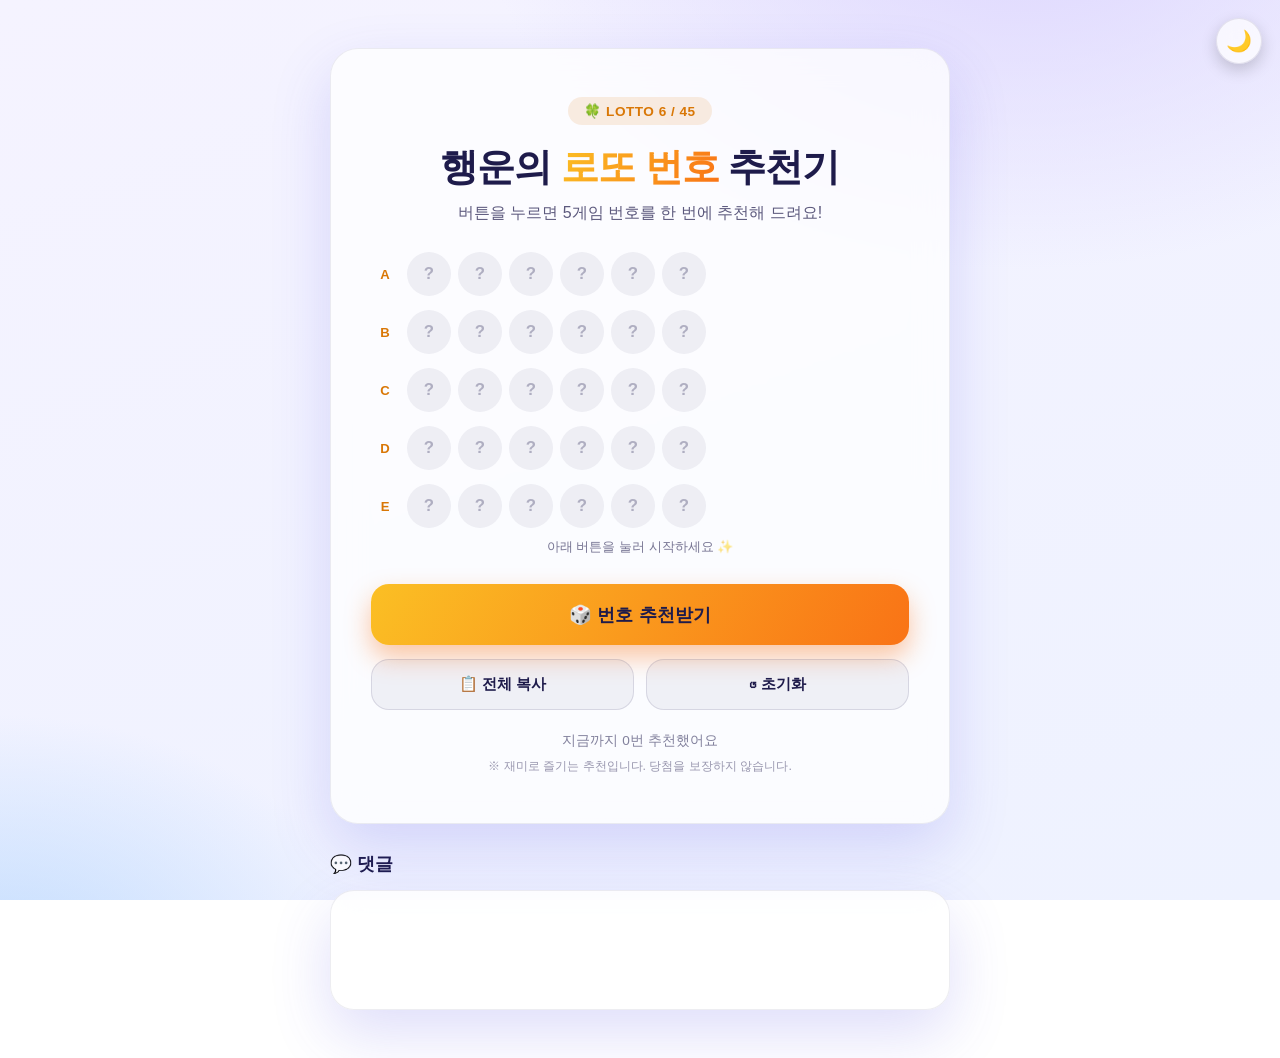
<file: index.html>
<!DOCTYPE html>
<html lang="ko">
<head>
  <meta charset="UTF-8" />
  <meta name="viewport" content="width=device-width, initial-scale=1.0" />
  <title>행운의 로또 번호 추천기 🍀</title>
  <meta name="description" content="버튼 하나로 로또 6/45 행운의 번호를 추천받아 보세요!" />
  <link rel="stylesheet" href="style.css" />

  <!-- Microsoft Clarity 방문자 분석 -->
  <script type="text/javascript">
    (function(c,l,a,r,i,t,y){
        c[a]=c[a]||function(){(c[a].q=c[a].q||[]).push(arguments)};
        t=l.createElement(r);t.async=1;t.src="https://www.clarity.ms/tag/"+i;
        y=l.getElementsByTagName(r)[0];y.parentNode.insertBefore(t,y);
    })(window, document, "clarity", "script", "x47luxh20c");
  </script>

  <script>
    // 테마 깜빡임(FOUC) 방지: 화면이 그려지기 전에 저장된 테마를 먼저 적용
    (function () {
      var saved = localStorage.getItem('theme');
      var theme = saved || ((window.matchMedia &&
        window.matchMedia('(prefers-color-scheme: light)').matches) ? 'light' : 'dark');
      document.documentElement.setAttribute('data-theme', theme);
    })();
  </script>
</head>
<body>
  <button class="theme-toggle" id="themeToggle" aria-label="다크/라이트 모드 전환" title="다크/라이트 모드 전환">🌙</button>

  <main class="card">
    <span class="badge">🍀 LOTTO 6 / 45</span>
    <h1>행운의 <span class="accent">로또 번호</span> 추천기</h1>
    <p class="subtitle">버튼을 누르면 5게임 번호를 한 번에 추천해 드려요!</p>

    <div id="gameList"></div>
    <p class="bonus-label" id="bonusLabel">아래 버튼을 눌러 시작하세요 ✨</p>

    <button class="btn" id="generateBtn">🎲 번호 추천받기</button>
    <div class="actions">
      <button class="btn-ghost" id="copyBtn">📋 전체 복사</button>
      <button class="btn-ghost" id="resetBtn">↺ 초기화</button>
    </div>

    <p class="count" id="count">지금까지 0번 추천했어요</p>
    <p class="footer-note">※ 재미로 즐기는 추천입니다. 당첨을 보장하지 않습니다.</p>
  </main>

  <section class="comments-wrap">
    <h2 class="comments-title">💬 댓글</h2>
    <div id="comments"></div>
  </section>

  <script src="script.js"></script>
</body>
</html>
</file>
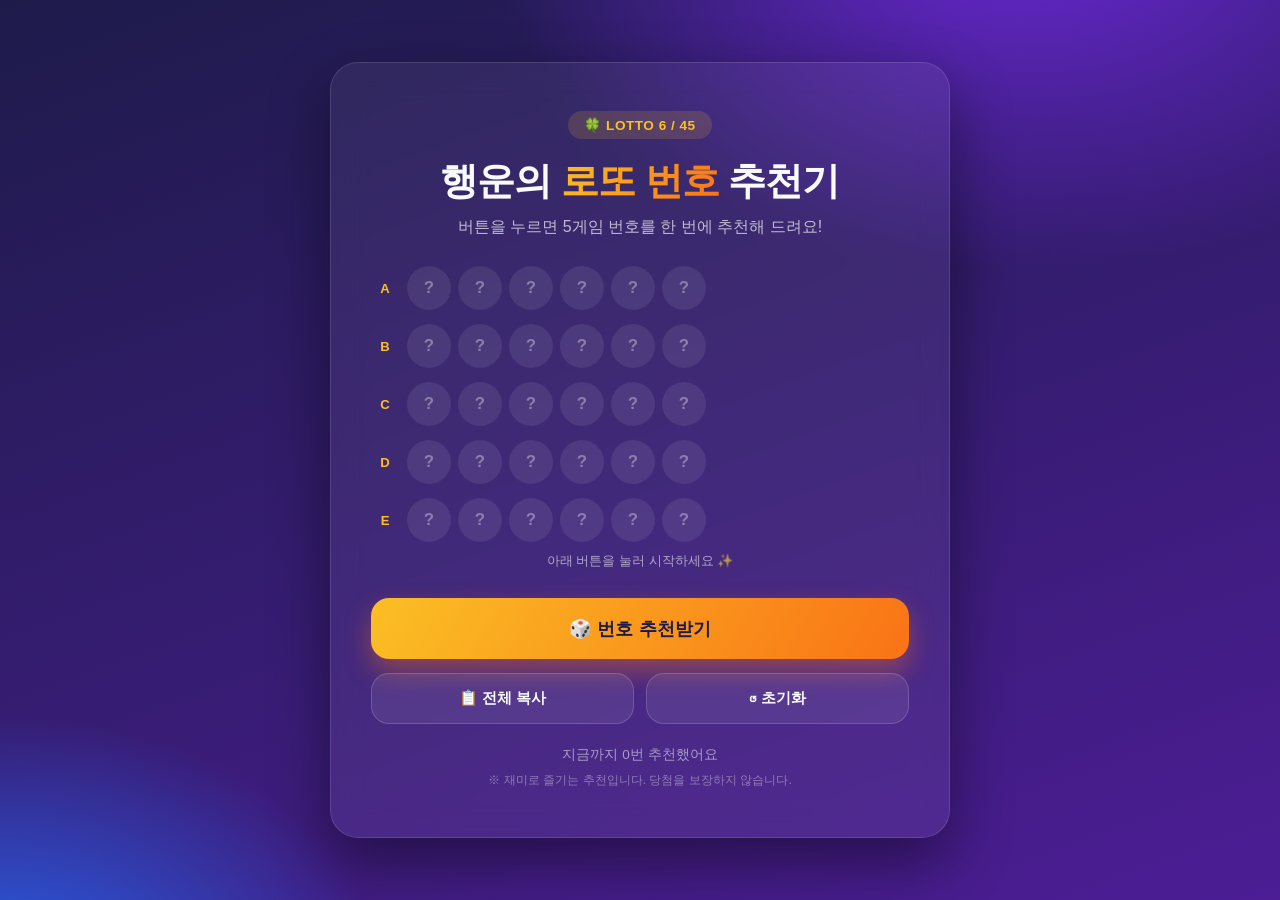
<file: 새 폴더/index.html>
<!DOCTYPE html>
<html lang="ko">
<head>
  <meta charset="UTF-8" />
  <meta name="viewport" content="width=device-width, initial-scale=1.0" />
  <title>행운의 로또 번호 추천기 🍀</title>
  <meta name="description" content="버튼 하나로 로또 6/45 행운의 번호를 추천받아 보세요!" />
  <link rel="stylesheet" href="style.css" />
</head>
<body>
  <main class="card">
    <span class="badge">🍀 LOTTO 6 / 45</span>
    <h1>행운의 <span class="accent">로또 번호</span> 추천기</h1>
    <p class="subtitle">버튼을 누르면 5게임 번호를 한 번에 추천해 드려요!</p>

    <div id="gameList"></div>
    <p class="bonus-label" id="bonusLabel">아래 버튼을 눌러 시작하세요 ✨</p>

    <button class="btn" id="generateBtn">🎲 번호 추천받기</button>
    <div class="actions">
      <button class="btn-ghost" id="copyBtn">📋 전체 복사</button>
      <button class="btn-ghost" id="resetBtn">↺ 초기화</button>
    </div>

    <p class="count" id="count">지금까지 0번 추천했어요</p>
    <p class="footer-note">※ 재미로 즐기는 추천입니다. 당첨을 보장하지 않습니다.</p>
  </main>

  <script src="script.js"></script>
</body>
</html>
</file>
<file: style.css>
:root {
  --radius: 18px;
}

/* ===== 다크 테마 (기본) ===== */
[data-theme="dark"] {
  --bg:
    radial-gradient(900px 600px at 80% -10%, #6d28d9, transparent 60%),
    radial-gradient(700px 500px at 0% 110%, #2563eb, transparent 55%),
    linear-gradient(160deg, #1e1b4b, #4c1d95);
  --accent: #fbbf24;
  --text: #f8fafc;
  --text-muted: rgba(248, 250, 252, 0.7);
  --text-soft: rgba(248, 250, 252, 0.6);
  --text-faint: rgba(248, 250, 252, 0.4);
  --text-count: rgba(248, 250, 252, 0.55);
  --card-bg: rgba(255, 255, 255, 0.06);
  --card-border: rgba(255, 255, 255, 0.12);
  --card-shadow: 0 24px 60px rgba(0, 0, 0, 0.45);
  --badge-bg: rgba(251, 191, 36, 0.15);
  --ghost-bg: rgba(255, 255, 255, 0.08);
  --ghost-bg-hover: rgba(255, 255, 255, 0.16);
  --ghost-border: rgba(255, 255, 255, 0.16);
  --ph-bg: rgba(255, 255, 255, 0.08);
  --ph-text: rgba(255, 255, 255, 0.35);
  --plus-color: rgba(255, 255, 255, 0.45);
  --btn-text: #1e1b4b;
  --toggle-bg: rgba(255, 255, 255, 0.1);
  --toggle-border: rgba(255, 255, 255, 0.18);
}

/* ===== 라이트 테마 ===== */
[data-theme="light"] {
  --bg:
    radial-gradient(900px 600px at 80% -10%, #ddd6fe, transparent 60%),
    radial-gradient(700px 500px at 0% 110%, #bfdbfe, transparent 55%),
    linear-gradient(160deg, #f5f3ff, #eef2ff);
  --accent: #d97706;
  --text: #1e1b4b;
  --text-muted: rgba(30, 27, 75, 0.72);
  --text-soft: rgba(30, 27, 75, 0.6);
  --text-faint: rgba(30, 27, 75, 0.45);
  --text-count: rgba(30, 27, 75, 0.55);
  --card-bg: rgba(255, 255, 255, 0.72);
  --card-border: rgba(30, 27, 75, 0.08);
  --card-shadow: 0 24px 60px rgba(79, 70, 229, 0.18);
  --badge-bg: rgba(217, 119, 6, 0.12);
  --ghost-bg: rgba(30, 27, 75, 0.05);
  --ghost-bg-hover: rgba(30, 27, 75, 0.1);
  --ghost-border: rgba(30, 27, 75, 0.12);
  --ph-bg: rgba(30, 27, 75, 0.06);
  --ph-text: rgba(30, 27, 75, 0.3);
  --plus-color: rgba(30, 27, 75, 0.4);
  --btn-text: #1e1b4b;
  --toggle-bg: rgba(255, 255, 255, 0.7);
  --toggle-border: rgba(30, 27, 75, 0.1);
}

* { margin: 0; padding: 0; box-sizing: border-box; }

body {
  font-family: "Pretendard", "Apple SD Gothic Neo", "Malgun Gothic", -apple-system, sans-serif;
  min-height: 100vh;
  display: flex;
  flex-direction: column;
  align-items: center;
  justify-content: flex-start;
  gap: 28px;
  padding: 48px 24px;
  color: var(--text);
  background: var(--bg);
  background-attachment: fixed;
  overflow-x: hidden;
  transition: background 0.4s ease, color 0.3s ease;
}

/* ===== 테마 전환 버튼 ===== */
.theme-toggle {
  position: fixed;
  top: 18px;
  right: 18px;
  width: 46px;
  height: 46px;
  border-radius: 50%;
  border: 1px solid var(--toggle-border);
  background: var(--toggle-bg);
  backdrop-filter: blur(10px);
  font-size: 1.3rem;
  line-height: 1;
  cursor: pointer;
  display: grid;
  place-items: center;
  color: var(--text);
  box-shadow: 0 6px 16px rgba(0, 0, 0, 0.18);
  transition: transform 0.2s ease, background 0.3s ease, border-color 0.3s ease;
  z-index: 10;
}
.theme-toggle:hover  { transform: rotate(20deg) scale(1.08); }
.theme-toggle:active { transform: scale(0.95); }

.card {
  width: min(620px, 100%);
  background: var(--card-bg);
  border: 1px solid var(--card-border);
  border-radius: 28px;
  padding: 48px 40px;
  backdrop-filter: blur(16px);
  box-shadow: var(--card-shadow);
  text-align: center;
  transition: background 0.4s ease, border-color 0.3s ease, box-shadow 0.4s ease;
}

.badge {
  display: inline-block;
  padding: 6px 16px;
  border-radius: 999px;
  background: var(--badge-bg);
  color: var(--accent);
  font-size: 0.85rem;
  font-weight: 700;
  letter-spacing: 0.5px;
  margin-bottom: 18px;
}

h1 {
  font-size: clamp(1.7rem, 5vw, 2.4rem);
  font-weight: 800;
  letter-spacing: -1px;
  line-height: 1.25;
}
h1 .accent {
  background: linear-gradient(120deg, #fbbf24, #f97316);
  -webkit-background-clip: text;
  background-clip: text;
  color: transparent;
}

.subtitle {
  margin-top: 12px;
  color: var(--text-muted);
  font-size: 1rem;
}

/* 게임 목록 */
#gameList {
  margin: 28px 0 10px;
  display: flex;
  flex-direction: column;
  gap: 14px;
  min-height: 80px;
}

.game-row {
  display: flex;
  align-items: center;
  gap: 8px;
}

.game-label {
  font-size: 0.82rem;
  font-weight: 700;
  color: var(--accent);
  width: 28px;
  flex-shrink: 0;
}

.balls {
  display: flex;
  flex-wrap: wrap;
  align-items: center;
  gap: 7px;
}

.ball {
  width: 44px;
  height: 44px;
  border-radius: 50%;
  display: grid;
  place-items: center;
  font-size: 1.05rem;
  font-weight: 800;
  color: #fff;
  box-shadow: inset -3px -4px 8px rgba(0, 0, 0, 0.22), 0 4px 10px rgba(0, 0, 0, 0.28);
  animation: pop 0.45s cubic-bezier(0.34, 1.56, 0.64, 1) both;
}

.ball.placeholder {
  background: var(--ph-bg);
  color: var(--ph-text);
  box-shadow: none;
  animation: none;
}

.ball.bonus-plus {
  background: none;
  box-shadow: none;
  color: var(--plus-color);
  font-size: 1.2rem;
  width: 16px;
}

/* 로또 색상 규칙 (한국 6/45) */
.c-yellow { background: linear-gradient(145deg, #fbc531, #e1a200); }
.c-blue   { background: linear-gradient(145deg, #3c8dff, #1f5fd1); }
.c-red    { background: linear-gradient(145deg, #ff5e5e, #d11f1f); }
.c-gray   { background: linear-gradient(145deg, #8a93a6, #586073); }
.c-green  { background: linear-gradient(145deg, #4cd17a, #1f9e4d); }

@keyframes pop {
  0%   { transform: scale(0) rotate(-30deg); opacity: 0; }
  100% { transform: scale(1) rotate(0);      opacity: 1; }
}

.bonus-label {
  font-size: 0.82rem;
  color: var(--text-soft);
  margin-bottom: 28px;
}
.bonus-label b { color: var(--accent); }

.btn {
  width: 100%;
  padding: 18px;
  border: none;
  border-radius: var(--radius);
  font-size: 1.15rem;
  font-weight: 800;
  color: var(--btn-text);
  cursor: pointer;
  background: linear-gradient(120deg, #fbbf24, #f97316);
  box-shadow: 0 12px 26px rgba(249, 115, 22, 0.4);
  transition: transform 0.15s, box-shadow 0.15s, filter 0.15s;
}
.btn:hover   { transform: translateY(-2px); box-shadow: 0 16px 32px rgba(249, 115, 22, 0.5); }
.btn:active  { transform: translateY(1px) scale(0.99); }
.btn:disabled { filter: grayscale(0.4) brightness(0.9); cursor: wait; }

.actions {
  display: flex;
  gap: 12px;
  margin-top: 14px;
}

.btn-ghost {
  flex: 1;
  padding: 14px;
  border-radius: var(--radius);
  background: var(--ghost-bg);
  border: 1px solid var(--ghost-border);
  color: var(--text);
  font-size: 0.95rem;
  font-weight: 600;
  cursor: pointer;
  transition: background 0.15s;
}
.btn-ghost:hover { background: var(--ghost-bg-hover); }

.count {
  margin-top: 22px;
  font-size: 0.85rem;
  color: var(--text-count);
}

.footer-note {
  margin-top: 8px;
  font-size: 0.78rem;
  color: var(--text-faint);
}

/* ===== 댓글 (giscus) ===== */
.comments-wrap {
  width: min(620px, 100%);
}

.comments-title {
  font-size: 1.1rem;
  font-weight: 800;
  color: var(--text);
  margin-bottom: 14px;
}

#comments {
  background: var(--card-bg);
  border: 1px solid var(--card-border);
  border-radius: 24px;
  padding: 20px 22px;
  backdrop-filter: blur(16px);
  box-shadow: var(--card-shadow);
  min-height: 120px;
  transition: background 0.4s ease, border-color 0.3s ease, box-shadow 0.4s ease;
}

/* giscus iframe이 영역 폭에 꽉 차도록 */
#comments .giscus,
#comments .giscus-frame {
  width: 100%;
}
</file>
<file: 새 폴더/style.css>
:root {
  --bg1: #1e1b4b;
  --bg2: #4c1d95;
  --accent: #fbbf24;
  --text: #f8fafc;
  --radius: 18px;
}

* { margin: 0; padding: 0; box-sizing: border-box; }

body {
  font-family: "Pretendard", "Apple SD Gothic Neo", "Malgun Gothic", -apple-system, sans-serif;
  min-height: 100vh;
  display: flex;
  align-items: center;
  justify-content: center;
  padding: 24px;
  color: var(--text);
  background:
    radial-gradient(900px 600px at 80% -10%, #6d28d9, transparent 60%),
    radial-gradient(700px 500px at 0% 110%, #2563eb, transparent 55%),
    linear-gradient(160deg, var(--bg1), var(--bg2));
  overflow-x: hidden;
}

.card {
  width: min(620px, 100%);
  background: rgba(255, 255, 255, 0.06);
  border: 1px solid rgba(255, 255, 255, 0.12);
  border-radius: 28px;
  padding: 48px 40px;
  backdrop-filter: blur(16px);
  box-shadow: 0 24px 60px rgba(0, 0, 0, 0.45);
  text-align: center;
}

.badge {
  display: inline-block;
  padding: 6px 16px;
  border-radius: 999px;
  background: rgba(251, 191, 36, 0.15);
  color: var(--accent);
  font-size: 0.85rem;
  font-weight: 700;
  letter-spacing: 0.5px;
  margin-bottom: 18px;
}

h1 {
  font-size: clamp(1.7rem, 5vw, 2.4rem);
  font-weight: 800;
  letter-spacing: -1px;
  line-height: 1.25;
}
h1 .accent {
  background: linear-gradient(120deg, #fbbf24, #f97316);
  -webkit-background-clip: text;
  background-clip: text;
  color: transparent;
}

.subtitle {
  margin-top: 12px;
  color: rgba(248, 250, 252, 0.7);
  font-size: 1rem;
}

/* 게임 목록 */
#gameList {
  margin: 28px 0 10px;
  display: flex;
  flex-direction: column;
  gap: 14px;
  min-height: 80px;
}

.game-row {
  display: flex;
  align-items: center;
  gap: 8px;
}

.game-label {
  font-size: 0.82rem;
  font-weight: 700;
  color: var(--accent);
  width: 28px;
  flex-shrink: 0;
}

.balls {
  display: flex;
  flex-wrap: wrap;
  align-items: center;
  gap: 7px;
}

.ball {
  width: 44px;
  height: 44px;
  border-radius: 50%;
  display: grid;
  place-items: center;
  font-size: 1.05rem;
  font-weight: 800;
  color: #fff;
  box-shadow: inset -3px -4px 8px rgba(0, 0, 0, 0.22), 0 4px 10px rgba(0, 0, 0, 0.28);
  animation: pop 0.45s cubic-bezier(0.34, 1.56, 0.64, 1) both;
}

.ball.placeholder {
  background: rgba(255, 255, 255, 0.08);
  color: rgba(255, 255, 255, 0.35);
  box-shadow: none;
  animation: none;
}

.ball.bonus-plus {
  background: none;
  box-shadow: none;
  color: rgba(255, 255, 255, 0.45);
  font-size: 1.2rem;
  width: 16px;
}

/* 로또 색상 규칙 (한국 6/45) */
.c-yellow { background: linear-gradient(145deg, #fbc531, #e1a200); }
.c-blue   { background: linear-gradient(145deg, #3c8dff, #1f5fd1); }
.c-red    { background: linear-gradient(145deg, #ff5e5e, #d11f1f); }
.c-gray   { background: linear-gradient(145deg, #8a93a6, #586073); }
.c-green  { background: linear-gradient(145deg, #4cd17a, #1f9e4d); }

@keyframes pop {
  0%   { transform: scale(0) rotate(-30deg); opacity: 0; }
  100% { transform: scale(1) rotate(0);      opacity: 1; }
}

.bonus-label {
  font-size: 0.82rem;
  color: rgba(248, 250, 252, 0.6);
  margin-bottom: 28px;
}
.bonus-label b { color: var(--accent); }

.btn {
  width: 100%;
  padding: 18px;
  border: none;
  border-radius: var(--radius);
  font-size: 1.15rem;
  font-weight: 800;
  color: #1e1b4b;
  cursor: pointer;
  background: linear-gradient(120deg, #fbbf24, #f97316);
  box-shadow: 0 12px 26px rgba(249, 115, 22, 0.4);
  transition: transform 0.15s, box-shadow 0.15s, filter 0.15s;
}
.btn:hover   { transform: translateY(-2px); box-shadow: 0 16px 32px rgba(249, 115, 22, 0.5); }
.btn:active  { transform: translateY(1px) scale(0.99); }
.btn:disabled { filter: grayscale(0.4) brightness(0.9); cursor: wait; }

.actions {
  display: flex;
  gap: 12px;
  margin-top: 14px;
}

.btn-ghost {
  flex: 1;
  padding: 14px;
  border-radius: var(--radius);
  background: rgba(255, 255, 255, 0.08);
  border: 1px solid rgba(255, 255, 255, 0.16);
  color: var(--text);
  font-size: 0.95rem;
  font-weight: 600;
  cursor: pointer;
  transition: background 0.15s;
}
.btn-ghost:hover { background: rgba(255, 255, 255, 0.16); }

.count {
  margin-top: 22px;
  font-size: 0.85rem;
  color: rgba(248, 250, 252, 0.55);
}

.footer-note {
  margin-top: 8px;
  font-size: 0.78rem;
  color: rgba(248, 250, 252, 0.4);
}
</file>
